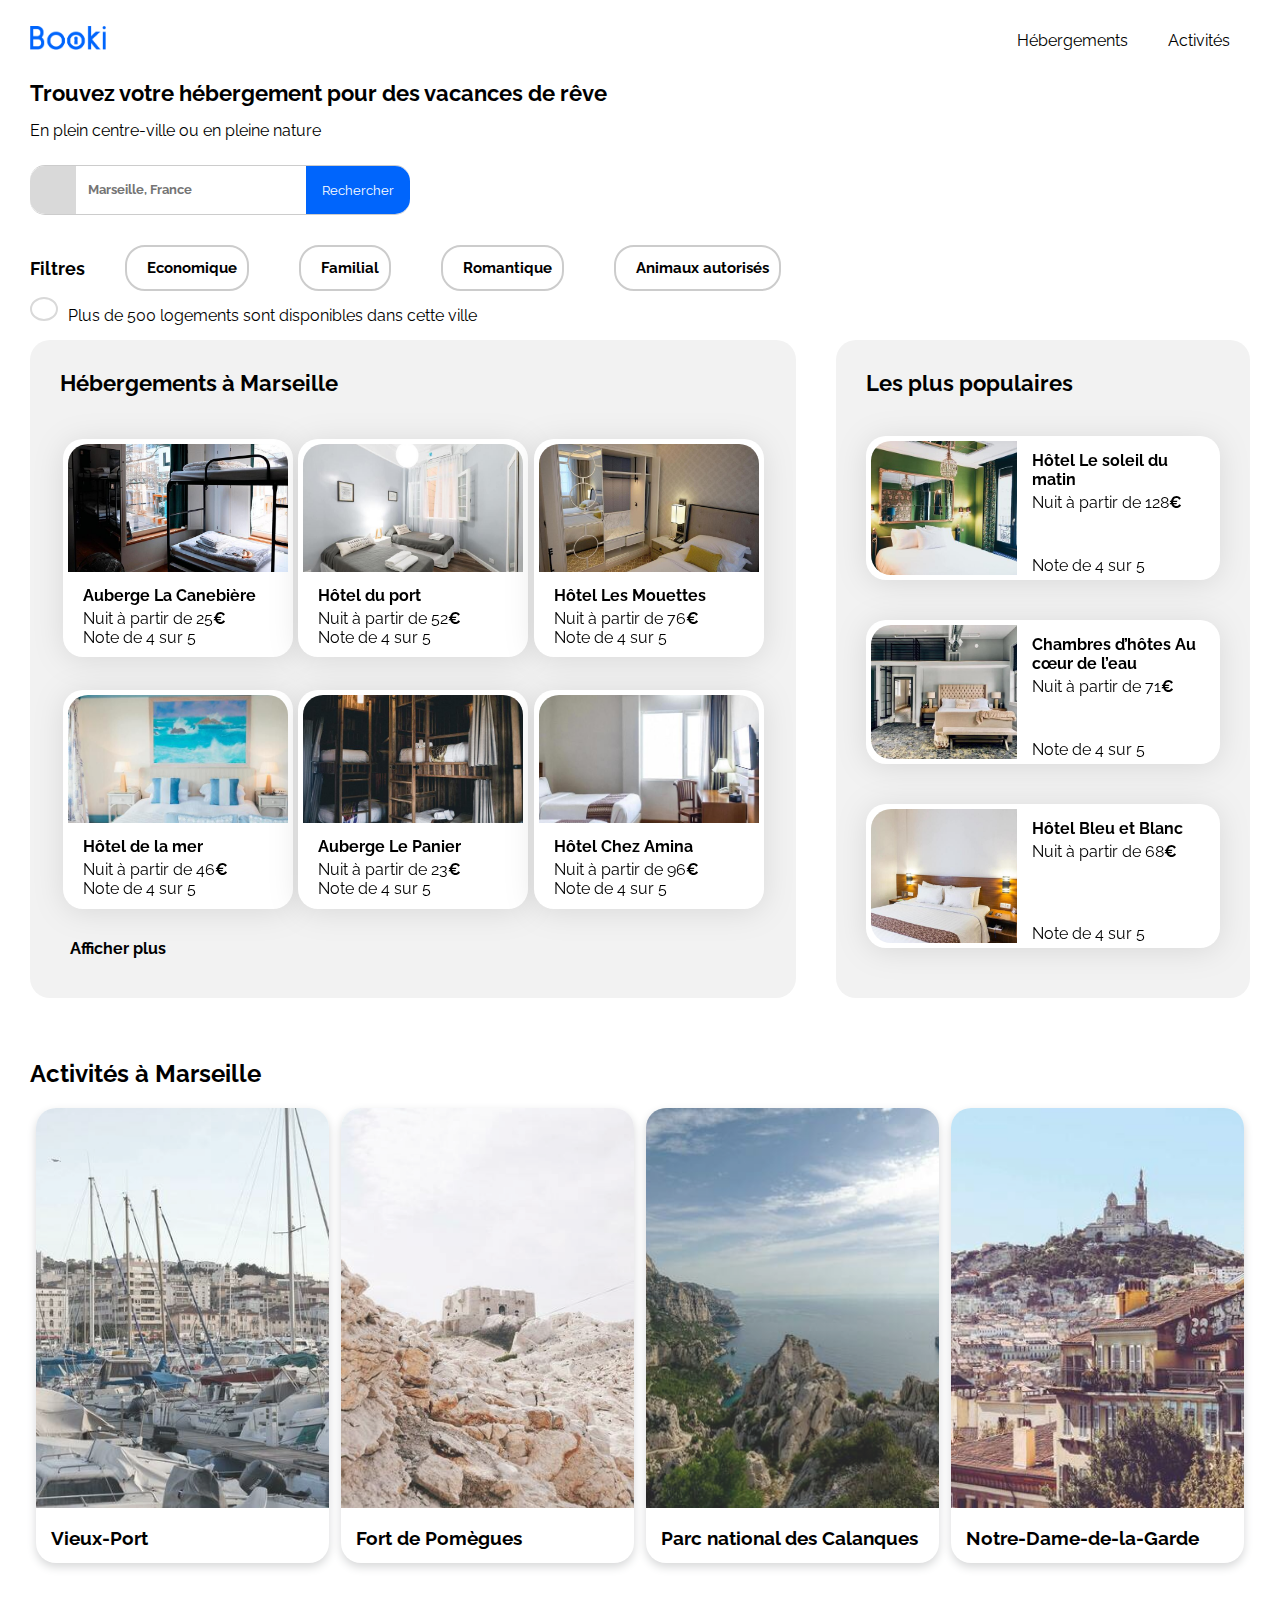
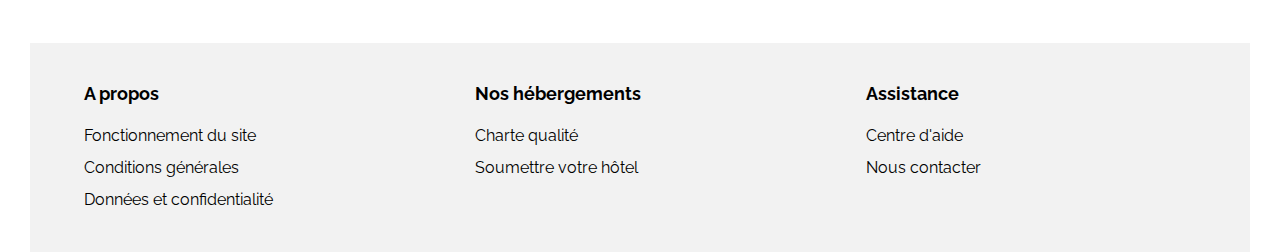
<file: index.html>
<!DOCTYPE html>
<html lang="fr">

<head>
    <meta charset="UTF-8">
    <meta name="viewport" content="width=device-width, initial-scale=1.0">
    <title>Booki</title>
    <link rel="preconnect" href="https://fonts.googleapis.com">
    <link rel="preconnect" href="https://fonts.gstatic.com" crossorigin>
    <link href="https://fonts.googleapis.com/css2?family=Raleway:wght@400;500;700&display=swap" rel="stylesheet">
    <link rel="stylesheet" href="https://cdnjs.cloudflare.com/ajax/libs/font-awesome/6.2.1/css/all.min.css"
        integrity="sha512-MV7K8+y+gLIBoVD59lQIYicR65iaqukzvf/nwasF0nqhPay5w/9lJmVM2hMDcnK1OnMGCdVK+iQrJ7lzPJQd1w=="
        crossorigin="anonymous" referrerpolicy="no-referrer">
    <link rel="stylesheet" href="css/desktop.css">
</head>

<body>
    <div class="main-container">

    <header>
    <div class="logo-header"><img src="ImagesBooki/logo/Booki.png" title="Logo du site Booki" alt="booki logo">
    </div>
 <!-- nav pour référencement + oragnisation -->
  <nav>
    <ul>
      <li><a href="#hebergements-entete">Hébergements</a></li>
      <li><a href="#activites">Activités</a></li>
    </ul>
  </nav>
    </header>
        <main>
<!-- Partie recherche-->  
        <section class="recherche-section">
  <h1>Trouvez votre hébergement pour des vacances de rêve</h1>
  <p>En plein centre-ville ou en pleine nature</p>
  
  <form class="recherche">
   <div class="recherche-box">
    <div class="logo-recherche">
      <span class="logo"><i class="fa-solid fa-location-dot"></i></span>
    </div>  
    <input type="text" placeholder="Marseille, France">
    <button type="submit">
        <span class="rechercher-texte">Rechercher</span>
        <span class="rechercher-logo"><i class="fa-solid fa-magnifying-glass"></i></span>
    </button>
    </div>
</form>
  <!-- Partie filtres-->          
  <div class="filtres">
  <h2>Filtres</h2>
    <button> <i class="fa-sharp fa-solid fa-money-bill-wave"></i><i class="logo-filtres"></i> <strong>Economique</strong></button>
    <button> <i class="fa-solid fa-person"></i><i class="logo-filtres"></i> <strong>Familial</strong></button>
    <button> <i class="fa-solid fa-heart"></i><i class="logo-filtres"></i> <strong>Romantique</strong></button>
    <button> <i class="fa-solid fa-dog"></i><i class="logo-filtres"></i> <strong>Animaux autorisés </strong></button>
  </div>
      <div class="petit-i">
          <i class="fa-solid fa-info"></i>
          <p>Plus de 500 logements sont disponibles dans cette ville</p>
          </div>
          </section>

        <!--Partie hébergements et populaires-->
          <div class="hebergements-and-populaires">
            <!--Partie hébergements-->
            <section class="hebergements">  
              <h2 id="hebergements-entete" class="section-title">Hébergements à Marseille</h2>
                <div class="hebergements-cards">
                    
                    <article class="card">
                    <a href="#">
                        <img src="ImagesBooki/hebergements/marcus-loke.jpg" alt="Lits superposés">
                        <div class="card-content">
                        <div class="card-txt">
                            <h3 class="card-title">Auberge La Canebière</h3>
                            <p class="card-subtitle">Nuit à partir de 25<span class="euro">€</span></p>
                        </div>
                        <div class="card-rating">
                            <i class="fa-xs fa-solid fa-star" aria-hidden="true"></i>
                            <i class="fa-xs fa-solid fa-star" aria-hidden="true"></i>
                            <i class="fa-xs fa-solid fa-star" aria-hidden="true"></i>
                            <i class="fa-xs fa-solid fa-star" aria-hidden="true"></i>
                            <i class="fa-xs fa-solid fa-star neutralStar" aria-hidden="true"></i>
                            <span class="sr-only">Note de 4 sur 5</span>
                        </div>
                        </div>
                    </a>
                    </article>           
                    <article class="card">
                    <a href="#">
                        <img src="ImagesBooki/hebergements/fred-kleber.jpg" alt="Chambre avec fenetre">
                        <div class="card-content">
                        <div class="card-txt">
                            <h3 class="card-title">Hôtel du port</h3>
                            <p class="card-subtitle">Nuit à partir de 52<span class="euro">€</span></p>
                        </div>
                        <div class="card-rating">
                            <i class="fa-xs fa-solid fa-star" aria-hidden="true"></i>
                            <i class="fa-xs fa-solid fa-star" aria-hidden="true"></i>
                            <i class="fa-xs fa-solid fa-star" aria-hidden="true"></i>
                            <i class="fa-xs fa-solid fa-star" aria-hidden="true"></i>
                            <i class="fa-xs fa-solid fa-star neutralStar" aria-hidden="true"></i>
                            <span class="sr-only">Note de 4 sur 5</span>
                        </div>
                        </div>
                    </a>
                    </article>     
                    <article class="card">
                    <a href="#">
                        <img src="ImagesBooki/hebergements/reisetopia.jpg" alt="Chambre avec miroir">
                        <div class="card-content">
                        <div class="card-txt">
                        <h3 class="card-title">Hôtel Les Mouettes</h3>
                        <p class="card-subtitle">Nuit à partir de 76<span class="euro">€</span></p>
                    </div>
                    <div class="card-rating">
                        <i class="fa-xs fa-solid fa-star" aria-hidden="true"></i>
                        <i class="fa-xs fa-solid fa-star" aria-hidden="true"></i>
                        <i class="fa-xs fa-solid fa-star" aria-hidden="true"></i>
                        <i class="fa-xs fa-solid fa-star" aria-hidden="true"></i>
                        <i class="fa-xs fa-solid fa-star neutralStar" aria-hidden="true"></i>
                        <span class="sr-only">Note de 4 sur 5</span>
                        </div>
                        </div>
                    </a>
                    </article>          
                    <article class="card">
                        <a href="#">
                        <img src="ImagesBooki/hebergements/annie-spratt.jpg" alt=" Chambre bleue">
                        <div class="card-content">
                        <div class="card-txt">
                    <h3 class="card-title">Hôtel de la mer</h3>
                    <p class="card-subtitle">Nuit à partir de 46<span class="euro">€</span></p>
                </div>
                <div class="card-rating">
                    <i class="fa-xs fa-solid fa-star" aria-hidden="true"></i>
                    <i class="fa-xs fa-solid fa-star" aria-hidden="true"></i>
                    <i class="fa-xs fa-solid fa-star" aria-hidden="true"></i>
                    <i class="fa-xs fa-solid fa-star" aria-hidden="true"></i>
                    <i class="fa-xs fa-solid fa-star neutralStar" aria-hidden="true"></i>
                    <span class="sr-only">Note de 4 sur 5</span>
                    </div>
                    </div>
                    </a>
                    </article>
                    <article class="card">
                        <a href="#">
                        <img src="ImagesBooki/hebergements/nicate-lee.jpg" alt="Lits superposés en bois">
                        <div class="card-content">
                        <div class="card-txt">
                <h3 class="card-title">Auberge Le Panier</h3>
                <p class="card-subtitle">Nuit à partir de 23<span class="euro">€</span></p>
                </div>
                <div class="card-rating">
                <i class="fa-xs fa-solid fa-star" aria-hidden="true"></i>
                <i class="fa-xs fa-solid fa-star" aria-hidden="true"></i>
                <i class="fa-xs fa-solid fa-star" aria-hidden="true"></i>
                <i class="fa-xs fa-solid fa-star" aria-hidden="true"></i>
                <i class="fa-xs fa-solid fa-star neutralStar" aria-hidden="true"></i>
                <span class="sr-only">Note de 4 sur 5</span>
                </div>
                </div>
                    </a>
                    </article>                    
                    <article class="card">
                    <a href="#">
                        <img src="ImagesBooki/hebergements/febrian-zakaria.jpg" alt="Chambre avec lits jumeaux">
                        <div class="card-content">
                        <div class="card-txt">
            <h3 class="card-title">Hôtel Chez Amina</h3>
            <p class="card-subtitle">Nuit à partir de 96<span class="euro">€</span></p>
        </div>
        <div class="card-rating">
            <i class="fa-xs fa-solid fa-star" aria-hidden="true"></i>
            <i class="fa-xs fa-solid fa-star" aria-hidden="true"></i>
            <i class="fa-xs fa-solid fa-star" aria-hidden="true"></i>
            <i class="fa-xs fa-solid fa-star" aria-hidden="true"></i>
            <i class="fa-xs fa-solid fa-star neutralStar" aria-hidden="true"></i>
            <span class="sr-only">Note de 4 sur 5</span>
        </div>
                        </div>
                    </a>
                     </article>
                </div>
                <div id="afficher_plus"><a href="#">Afficher plus</a>
                </div>
            </section>     
            <!--Partie populaires-->        
            <section class="populaires">
                <div class="populaires-title">
                <h2 class="section-title">Les plus populaires
                    <i class="fa-solid fa-chart-line" aria-hidden="true"></i> </h2>
                    </div>
                    <div class="populaires-cards">
                        <article class="card">
                            <a href="#">
                            <img src="ImagesBooki/hebergements/emile-guillemot.jpg" alt="La chambre verte">
                            <div class="card-content">
                                <div class="card-txt">
                                    <h3 class="card-title">Hôtel Le soleil du matin</h3>
                                    <p class="card-subtitle">Nuit à partir de 128<span class="euro">€</span></p>
                                </div>
                                <div class="card-rating">
                                    <i class="fa-xs fa-solid fa-star" aria-hidden="true"></i>
                                    <i class="fa-xs fa-solid fa-star" aria-hidden="true"></i>
                                    <i class="fa-xs fa-solid fa-star" aria-hidden="true"></i>
                                    <i class="fa-xs fa-solid fa-star" aria-hidden="true"></i>
                                    <i class="fa-xs fa-solid fa-star neutralStar" aria-hidden="true"></i>
                                    <span class="sr-only">Note de 4 sur 5</span>
                                </div>
                            </div>
                        </a>
                        </article>
                        <article class="card">
                            <a href="#">
                            <img src="ImagesBooki/hebergements/aw-creative.jpg" alt="Chambre grise avec lit beige">
                            <div class="card-content">
                                <div class="card-txt">
                                    <h3 class="card-title">Chambres d’hôtes Au cœur de l’eau</h3>
                                    <p class="card-subtitle">Nuit à partir de 71<span class="euro">€</span></p>
                                </div>
                                <div class="card-rating">
                                    <i class="fa-xs fa-solid fa-star" aria-hidden="true"></i>
                                    <i class="fa-xs fa-solid fa-star" aria-hidden="true"></i>
                                    <i class="fa-xs fa-solid fa-star" aria-hidden="true"></i>
                                    <i class="fa-xs fa-solid fa-star" aria-hidden="true"></i>
                                    <i class="fa-xs fa-solid fa-star neutralStar" aria-hidden="true"></i>
                                    <span class="sr-only">Note de 4 sur 5</span>
                                </div>
                            </div>
                        </a>
                        </article>
                        <article class="card">
                            <a href="#">
                            <img src="ImagesBooki/hebergements/febrian-zakaria2.jpg" alt="Chambre d'hôtel avec un lit double">
                            <div class="card-content">
                                <div class="card-txt">
                                    <h3 class="card-title">Hôtel Bleu et Blanc</h3>
                                    <p class="card-subtitle">Nuit à partir de 68<span class="euro">€</span></p>
                                </div>
                                <div class="card-rating">
                                    <i class="fa-xs fa-solid fa-star" aria-hidden="true"></i>
                                    <i class="fa-xs fa-solid fa-star" aria-hidden="true"></i>
                                    <i class="fa-xs fa-solid fa-star" aria-hidden="true"></i>
                                    <i class="fa-xs fa-solid fa-star" aria-hidden="true"></i>
                                    <i class="fa-xs fa-solid fa-star neutralStar" aria-hidden="true"></i>
                                    <span class="sr-only">Note de 4 sur 5</span>
                                </div>
                            </div>
                        </a>
                        </article>
                    </div>
            </section>
            </div>
            <!-- Partie Activités-->
            <section id="activites">
                <h2>Activités à Marseille</h2>
                <div class="activites-card">
                    <div class="activites-card-content">
                    <a href="#">
                        <img class="activite_image" src="ImagesBooki/activites/reno-laithienne.jpg" alt="Bateaux au vieux port" title="Le Vieux Port de Marseille">
                        <div class="card-activites-tittle">
                        <h3>Vieux-Port</h3> 
                        </div>
                    </a>
                    </div>

                    <div class="activites-card-content">
                        <a href="#">
                        <img class="activite_image" src="ImagesBooki/activites/paul-hermann.jpg" alt="Le fort entouré de roche" title="Fort de Pomègue">
                        <div class="card-activites-tittle">
                        <h3>Fort de Pomègues</h3> 
                        </div>
                    </a>
                    </div>

                    <div class="activites-card-content">
                        <a href="#"> 
                        <img class="activite_image" src="ImagesBooki/activites/kilyan-sockalingum.jpg" alt="Des rochers avec ciel bleu" title="Parc national des Calanques">
                        <div class="card-activites-tittle">
                            <h3>Parc national des Calanques</h3> 
                        </div>
                    </a>
                    </div>

                    <div class="activites-card-content">
                    <a href="#">
                        <img class="activite_image" src="ImagesBooki/activites/florian-wehde.jpg" alt="Eglise sur une colline" title="Notre-Dame-de-la-Garde">
                        <div class="card-activites-tittle">
                        <h3>Notre-Dame-de-la-Garde</h3> 
                        </div>
                    </a>
                    </div>
                </div>
            </section>
        </main>

        <!-- Pied de page-->
        <footer>
            <section class="footer_colonne">
                    <h2>A propos</h2> 
                    <ul class="footer_ul">
                        <li class="liens_footer">
                            <a href="#">Fonctionnement du site</a>
                        </li>
                        <li class="liens_footer">
                            <a href="#">Conditions générales</a>
                        </li>
                        <li class="liens_footer">
                            <a href="#">Données et confidentialité</a>
                        </li>
                    </ul>
            </section>
            <section class="footer_colonne">
                    <h2>Nos hébergements</h2> 
                    <ul class="footer_ul">
                        <li class="liens_footer">
                            <a href="#">Charte qualité</a>
                        </li>
                        <li class="liens_footer">
                            <a href="#">Soumettre votre hôtel</a>
                        </li>
                    </ul>
            </section>
            <section class="footer_colonne">
                    <h2>Assistance</h2> 
                    <ul class="footer_ul">
                        <li class="liens_footer">
                            <a href="#">Centre d'aide</a>
                        </li>
                        <li class="liens_footer">
                            <a href="#">Nous contacter</a>
                        </li>
                    </ul>
            </section>
        </footer>
    </div>
</body>

</html>
</file>
<file: css/desktop.css>
* {
    font-family: 'Raleway', sans-serif;
    max-width: 1400px;
    margin: 0 auto;
}

:root {
    --main-color: #0065FC;
    --main-bg-color: #F2F2F2;
    --filter-bg-color: #DEEBFF;
}

.fa-solid {
    color: var(--main-color);
}

body {
    margin: 0;
    padding: 0;
}

.main-container {
    max-width: 1440px;
    padding: 0 30px;
    box-sizing: border-box;
 
}

.section-title {
    font-size: 22px;
    margin: 0px;
}

.euro {
    font-weight: 700;
}

.neutralStar {
    color: var(--main-bg-color)
}
/****** Entete ******/
header {
  display: flex;
  align-items: center;
  justify-content: space-between;
  height: 80px;
}

.logo-header {
  margin: 0;
}

.logo-header img {
  width: 40%;
}
nav {
  margin: 0;
  display: flex;
  justify-content: flex-end;
}

nav ul {
  display: flex;
  list-style: none;
  padding: 0;
}

nav li {
  position: relative;
  margin: 0 20px;
}

nav a {
  text-decoration: none;
  font-size: 16px;
  text-transform: none;
  margin: 0;
}

nav li:hover:before { /** pour la barre bleue au survol des éléments **/
  content: "";
  position: absolute;
  height: 2px;
  width: 100%;
  top: -30px;
  background-color: #0065FC;
}

nav ul li a:hover {
  color: #0065FC;
}

/** Trouver votre hébergement**/ 
h1 {
font-style: normal;
font-weight: 700;
font-size: 22px;
line-height: 26px;
}

/** Barre recherche ville **/
.logo-recherche .logo i {
   color: #000000;
}

.rechercher-logo {  /** pour masquer le logo loupe **/
  display: none;
}

.recherche-section p { 
  margin: 15px 0 15px;
}

.recherche {
  border-radius: 5px;
  overflow: hidden;
  display: inline-block;
  max-width: 400px; 
  width: 80%; 
  padding: 10px; 
  box-sizing: border-box;
  margin-left: -10px; /** pour aligner avec le reste **/
}

.recherche .recherche-box {
  display: flex;
  background-color: #fff;
  border-top: 1px solid #ccc;
  border-bottom: 1px solid #ccc;
  border-radius: 15px 15px 15px 15px;
}

.recherche .recherche-box .logo-recherche {
  background-color: #D9D9D9;
  border-radius: 15px 0 0 15px;
  padding: 12px; 
}

.recherche .recherche-box .logo {
  display: flex;
  align-items: center;
  justify-content: center;
  width: 22px;
  height: 22px;  
}

.recherche .recherche-box input[type="text"] {
  border: none;
  outline: none;
  flex: 1;
  padding: 12px;
  width: 22px;
  height: 22px;
  font-weight: bold;
  color: #000000;
}

.recherche .recherche-box button[type="submit"] {
  background-color: #0065FC;
  color: #fff;
  border: none;
  outline: none;
  padding: 16px;
  border-radius: 0 15px 15px 0;
}

/** Filtres **/
.filtres {
  display: flex;
  align-items: center;
  margin-top: 1em;
}

.filtres h2 {
  font-size: 18px;
  margin: 0;
}

.boutons-filtres {
padding: 20px;
}

.logo-filtres {
  padding: 5px;
}

.filtres ul {
  display: flex;
  list-style: none;  
}

.petit-i {
  display: inline-flex;
  align-items: center;
  gap: 10px;
  margin: auto;
}

.filtres button { /** taille + espace entre les boutons + couleur arrière **/
  display: inline;
  border: 2px solid #ccc;
  border-radius: 20px;
  padding: 12px 10px;
  font-size: 15px;
  cursor: pointer;
  margin-right: 10px; 
  margin-left: 40px;
  background-color: white;
  white-space: nowrap; /** pour éviter le retour à la ligne**/
}

.filtres button:hover {
  background-color: #DEEBFF;
  color: black;
}

/** logo demandé indisponible, création d'un cercle pour i **/
.petit-i i {
  font-size: 12px;
  display: inline-block;
  width: 2em;
  height: 20px;
  border-radius: 50%;
  border: 2px solid #D9D9D9;
  text-align: center;
  line-height: 20px;
}
.petit-i {
  display: inline-flex;
  align-items: baseline;
  gap: 10px;
}

/****** Hebergements And Populaires ***********/

.hebergements-and-populaires {
  display: flex;
}

.hebergements-and-populaires section {
  background-color: var(--main-bg-color);
  border-radius: 20px;
  padding: 30px;
  box-sizing: border-box;
  background-color: #F2F2F2;
}

/****** Cards *******/
.card {
  background-color: white;
  border-radius: 20px;
  padding: 5px;
  filter: drop-shadow(0px 3px 15px rgba(0, 0, 0, 0.1));
}

.card img {
  width: 100%;
  height: auto;
  object-fit: cover;
}

.card-title {
  font-size: 16px;
}
.hebergements-cards .populaires-cards .card-rating {
  margin-bottom: 5px;
}

a {
  text-decoration: none;
  color: #000000;
}

/****** Hebergements ***********/


.hebergements {
  display: flex;
  flex-wrap: wrap;
  width: 65%;
  background-color: #F2F2F2;
  padding: 3%;
  border-radius: 20px;
  height: auto;
  margin-right: 20px;
}

.hebergements-cards {
  display: flex;
  flex-flow: row wrap;
  justify-content: space-between;
}

.hebergements-cards .card {

  margin-top: 33px;
  width: fit-content;
}

.hebergements-cards img {
  height: 8em;
  width: 220px;
  border-radius: 20px 20px 0px 0px; 
  overflow: clip;
  margin: 0%;
  object-fit: cover;
}

.hebergements-cards .card-content {
    padding-left: 15px;
    flex-direction: column;
    justify-content: space-between;
    box-sizing: border-box;  
}

.hebergements-cards .card-title {
  margin-top: 10px;
    margin-bottom: 4px;
}

.hebergements-cards .card-subtitle {
  margin: 0;
}

#afficher_plus {
  font-weight: bold;
  margin: 30px 0 0 10px;
}

/****** Populaires ***********/

.populaires {
    width: 35%;
    margin-left: 20px;
}

#populaires-title {
  display: flex;
  justify-content: space-between;
  align-items: center;
}

.section-title i {
  float: right;
}

.populaires-cards .card {
  margin: 20px 0 20px 0;
}

.populaires-cards {
  justify-content: space-between;
  display: flex;
  flex-direction: column;
  margin-top: 20px;
}

.populaires-cards img {
    flex: 4;
    width: 40%;
    height: 134px;
    border-radius: 20px 0px 0px 20px;
    overflow: clip;
    object-fit: cover;
}

.populaires-cards .card-content {
    flex: 5;
    padding-left: 15px;
    display: flex;
    flex-direction: column;
    justify-content: space-between;
    box-sizing: border-box;
}

.populaires-cards .card-title {
    margin-top: 10px;
    margin-bottom: 4px;
}

.populaires-cards .card-subtitle {
    margin: 0;
}
.card-content .card-txt {
  margin: 0;
}

.card-content .card-rating {
margin: 0;
}

.populaires-cards .card a {
  display: flex;
  margin: 0;
}

/**** Partie Activités ***/
#activites {
  margin-top: 5%;
} 

#activites h2 {
  margin-bottom: 20px;
}
.activites-card {
  display: flex;
  flex-wrap: wrap;
  justify-content: space-between;
  border-radius: 20px 20px 0px 0px; 
}

.activites-card-content img{
  width: 100%;
  height: 25em;
  object-fit: cover; /** pour éviter la déformation des photos **/
  border-radius: 20px 20px 0px 0px;
  opacity: 0.85; /** pour que les photos paraissent moins sombres **/
}

.activites-card-content {
  width: 24%;
  margin-bottom: 20px;
  box-shadow: 0px 4px 10px 0px #d7d8d9;
  border-radius: 20px 20px 20px 20px
}

.activites-card-content a {
  display: block;
  width: 100%;
}

.card-activites-tittle {
  padding: 5%;
  width: 100%;
  height: auto;
}


/***** Footer ****/
footer { 
  background-color: #F2F2F2;
  display: flex;
  padding-left:46px;
  padding-top: 40px;
  margin-top: 60px;
}

.footer_colonne{
  width: 32%;
  padding-bottom: 30px;
}

.footer_colonne h2 { 
  margin-bottom: 22px;
  font-size: 18px;
}

footer li{
  margin-bottom: 13px;
  font-size: 16px;
}

.footer_ul {
  list-style-type: none;
  padding: 0px;
}

/****** Media queries ***********/
/**** Medium devices (tablets, less/equal than 1024px) ****/
@media (max-width: 1024px) {
  
/***** ------ Filtres ------*****/
  .filtres button {
    padding: 1%;
  }

  .filtres {
    margin: 0px;
  }

  .filtres button {
    padding: 1%;
    display: flex;
    align-items: center;
    margin: 0 0 0 25px;
  }

/***** ------ Hebergements, Popuaires et Activites ------*****/
  .hebergements-and-populaires {
      flex-direction: column;
  }

  .hebergements {
      width: 100%;
  }

  .populaires {
      width: 100%;
      margin: 50px 0 0 0;
  }

  .populaires-cards {
      display: flex;
      flex-direction: row;
      justify-content: space-between;
      margin-left: -3%;
  }

  .populaires-cards .card-title {
      font-size: 14px;
  }

  .populaires-cards .card-subtitle {
      font-size: 13px;
  }
  .populaires-cards .card {
    flex: 1 1 200px;
    display: flex;
    margin: 5px;
}

  .activites-card {
    flex-wrap: nowrap;
  }

  .activites-card-content {
    margin: 12px;
    }
    
  .activites-card-content img {
    width: 100%;
    height: 10em;
  }

  .card-activites-tittle h3 {
    margin: 7px;
    width: 90%;
  }

}

/****** -----------Small devices (phones, less than 768px)----------- ******/
@media (max-width: 767.98px) {
.logo-header img {
  width: 50%;
  padding: 6px;
}
.main-container {
  flex-direction: column;
  display: flex;
  padding: 10px;
}
/***** ------ Header ------*****/
header {
  display: flex;
  flex-direction: column;
  align-items: center;
  margin: 2em;
}

.logo-header {     
  display: flex;
  align-items: center;
  justify-content: center;
  margin-bottom: 25px;
}

.logo-header img {
  width: 40%;
}

nav {
  display: flex;
  justify-content: center;
  align-items: center;
}

nav ul {
  display: flex;
  justify-content: center;
  align-items: center;
  list-style: none;
  margin: 0;
  padding: 0;
}

nav li {
  display: flex;
  margin: 0 20%;
  justify-content: space-evenly;
}

nav a {
  text-decoration: none;
  font-size: 20px;
  margin: 10px;
}

nav ul li a:hover:before { /** pour la barre bleue au survol des éléments **/
  content: "";
  position: absolute;
  display: block;
  height: 4px;
  width: 140%;
  top: 50px;
  background-color: #0065FC;
}

nav li:hover:before {
  display: none;
}
nav a:hover {  /** pour la couleur bleue au survol des éléments **/
  color: #0065FC;
}

/***** ------ Section recherche ------*****/
.recherche-section {
  display: flex;
  flex-direction: column;
  padding: 15px;
}

.recherche-section h1 {
  font-size: 24px;
  margin: 0 0 4% 0;
}

.recherche-section p {
  margin: 0;
}

.recherche {
  display: flex;
  justify-content: space-evenly;
  width: 100%;
  margin: 35px 0 20px 0;
  padding: 0px;
}

.recherche .recherche-box {
  width: 100%;
}

.recherche-box button .rechercher-logo {
    display: inline-block;
  }

.recherche-box button .rechercher-texte {
    display: none;
  }
  
.recherche .recherche-box button[type="submit"] .fa-solid {
    color: #fff;
  }

  /** Filtres **/ 
.filtres {
    display: grid;
    grid-template-columns: repeat(2, 1fr);
    grid-template-rows: repeat(2, auto);
    grid-gap: 10px;
  }
  
.filtres h2 {
    grid-column: 1 / -1;
    margin-bottom: 5px;
  }
  
.filtres button {
    border: 1px solid #ccc; 
    border-radius: 20px;
    padding: 7%; 
    margin: 0;
  }

.logo-filtres {   
  margin: 0;
}

.filtres i {
  margin: 0px;
}

strong {
  margin: 0;
  font-size: 12px;
}

.petit-i p {
  padding: 20px;
  margin-top: 20px;
  }

/***** ------ Section Hebergements, Popumaires et Activites ------*****/

.hebergements-and-populaires {
  display: flex;
  flex-direction: column-reverse;
}

.hebergements-and-populaires section {
  border-radius: 0%;
  background-color: transparent;
}

.hebergements-and-populaires .populaires {
  background-color: #F2F2F2;
  margin: 0;
}

.hebergements-and-populaires .card-title {
  font-size: 18px;
  }

#populaires-title {
  white-space: nowrap;
}

.populaires-cards {
  display: flex;
  flex-direction: column;
  flex-wrap: wrap;
  justify-content: space-between;
}
.populaires-cards .card {
  margin: 5px;
  padding: 4px;
  width: 100%;
  display: flex; /* Ajout de la propriété "display: flex" pour activer la flexibilité */
}

.populaires-cards img {
  flex: 3; /* pour définir l'espace occupé par l'image */
  height: 200px;
  border-radius: 20px 0px 0px 20px;
  overflow: clip;
  object-fit: cover;
}

.populaires-cards .card a {
width: 80%;
}

.populaires-cards .card-content {
  flex: 4; /* Ajout de la propriété "flex: 3" pour définir l'espace occupé par le texte à 60% */
}

.populaires-cards .card-subtitle {
font-size: 16px;
}

/** Hebergements  **/

.hebergements-cards img {
  width: 100%;
  height: 58%;
  object-fit: cover;
}

.hebergements-cards .card {
  margin-top: 30px;
  width: 100%;
  height: 180px;
}

#afficher_plus {
  display: none;
}

#activites {
  margin: 5% 0 10% 0;
}

#activites h2 {
  margin: 60px 220px 0 20px;
}

.activites-card {
  display: flex;
  flex-flow: row wrap;
  justify-content: space-between;
}

.card-activites-tittle {
  padding: 2%;
}

.activites-card-content {
  width: 100%;
}

/***** ------ Footer ------*****/

footer {
  display: flex;
  flex-direction: column;
  margin: 0;
}

.footer_colonne {
  display: inline;
  margin: 0;
}

.footer_colonne h2 {
  white-space: nowrap; /** pour éviter le retour à la ligne **/
}

.liens_footer a {
  display: block;
  width: 200%;
}

}
</file>
